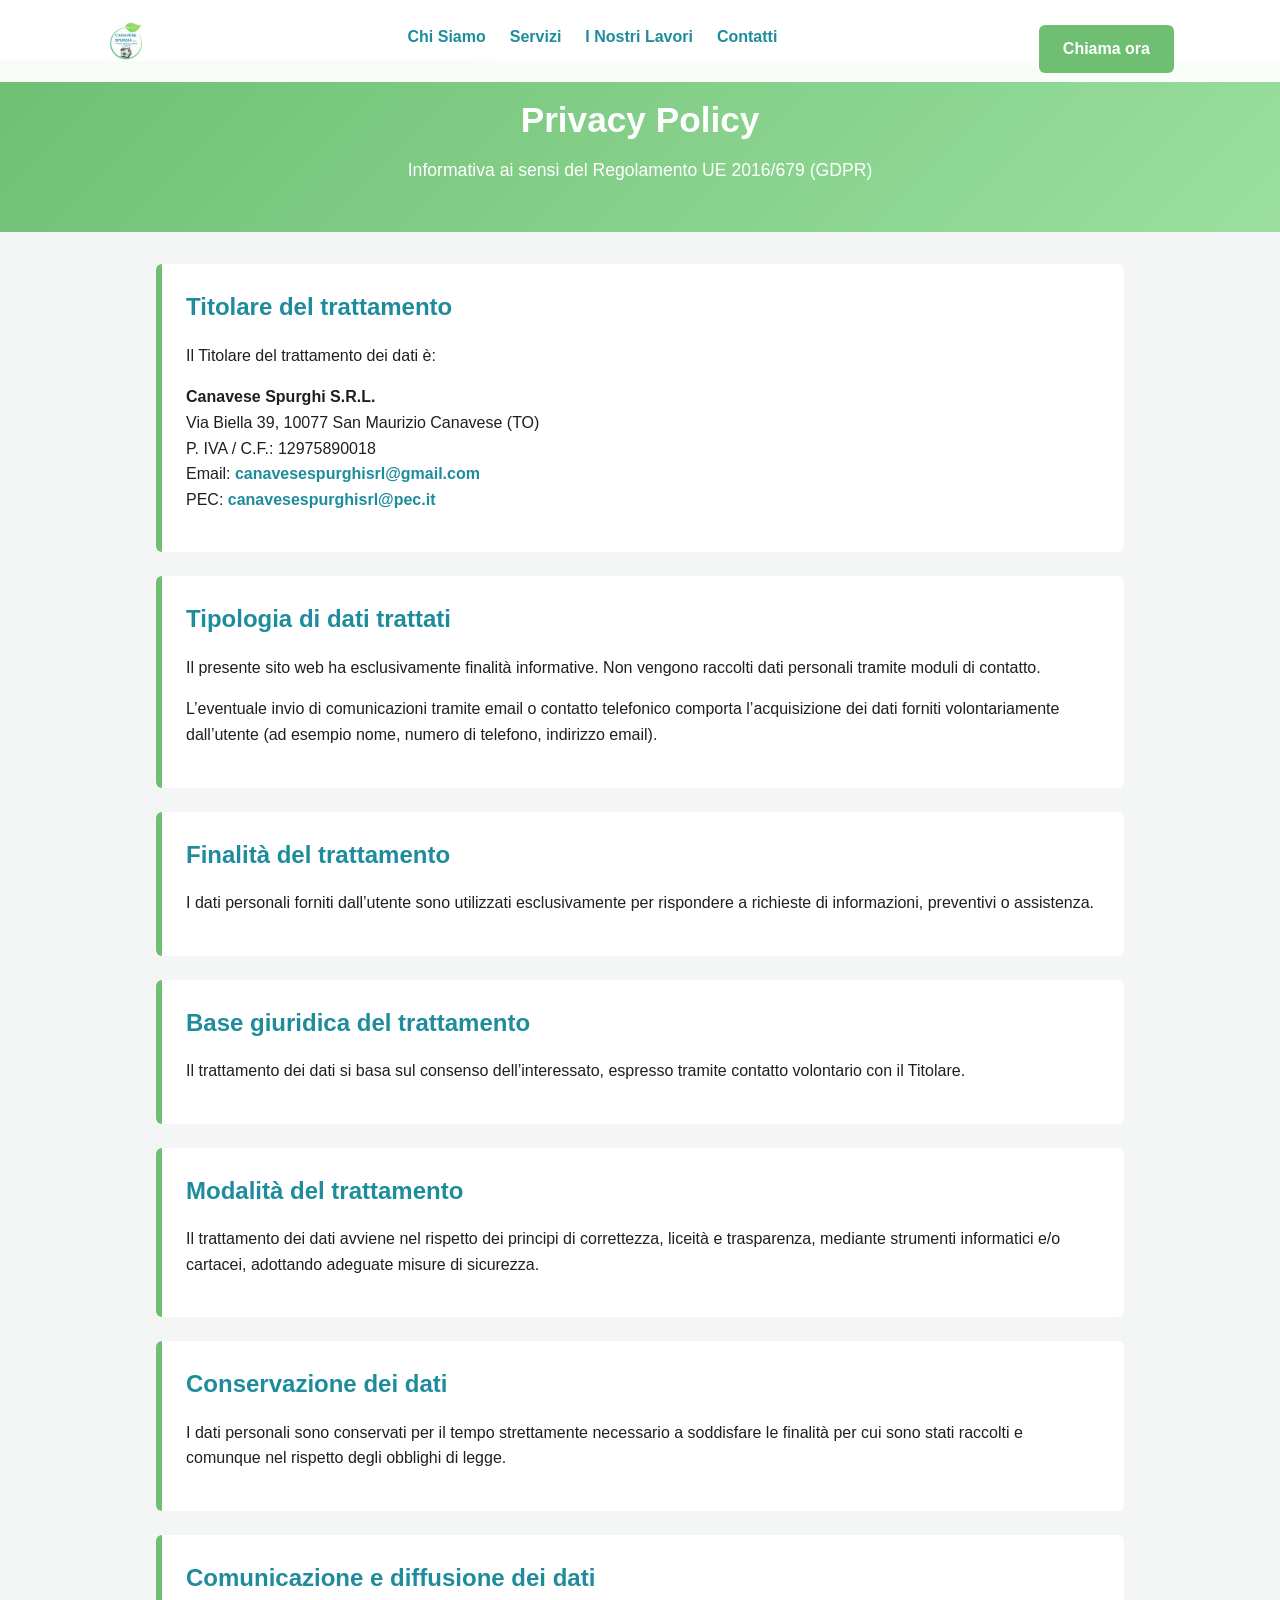
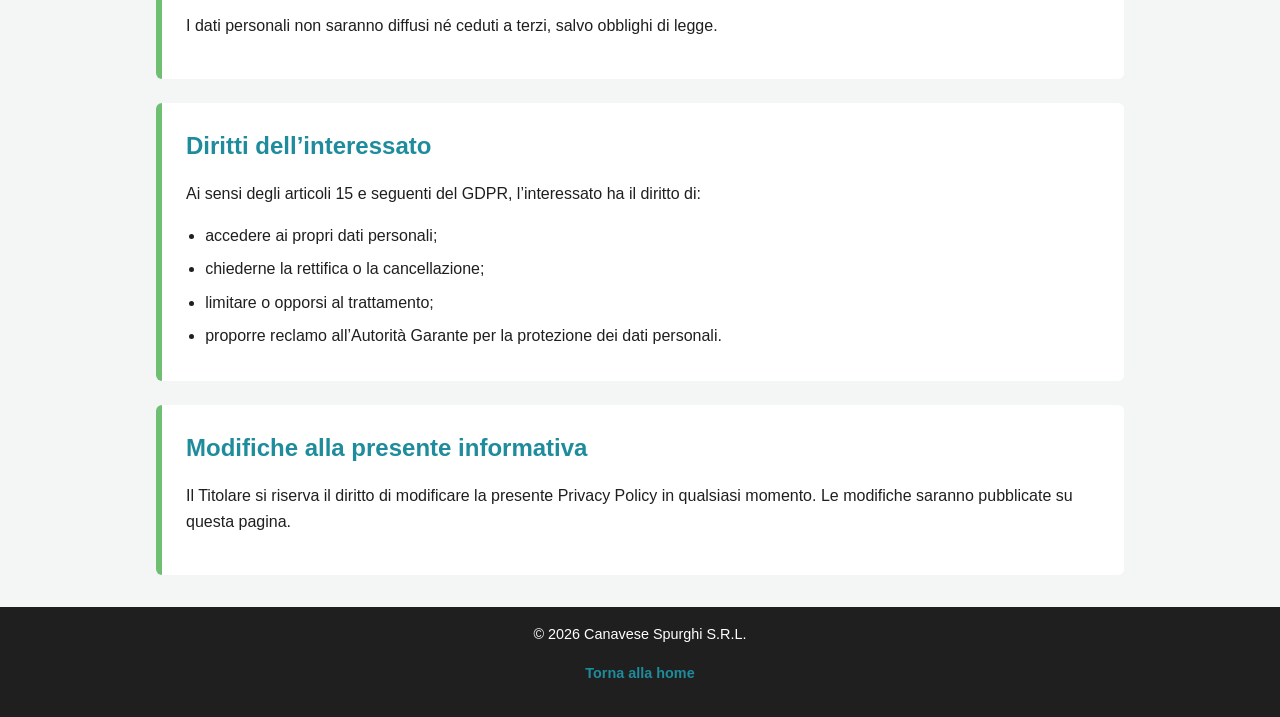
<file: privacy.html>
<!DOCTYPE html>
<html lang="it">
<head>
    <meta charset="UTF-8">
    <meta name="viewport" content="width=device-width, initial-scale=1.0">
    <meta name="description" content="Informativa sulla privacy di Canavese Spurghi S.R.L. ai sensi del Regolamento UE 2016/679 (GDPR).">
    <link rel="stylesheet" href="styles.css">
    <title>Privacy Policy – Canavese Spurghi S.R.L.</title>
</head>

<body>

    <nav class="navbar">
        <div class="nav-inner">
          <div class="nav-brand">
              <img src="images/logo/logo-canavese-spurghi.png"
                   alt="Canavese Spurghi S.R.L."
                   class="nav-logo">
          </div>

          <button class="hamburger" aria-label="Apri menu">
              ☰
          </button>

          <ul class="menu">
              <li><a href="index.html#chi-siamo">Chi Siamo</a></li>
              <li><a href="index.html#servizi">Servizi</a></li>
              <li><a href="index.html#lavori">I Nostri Lavori</a></li>
              <li><a href="index.html#contatti">Contatti</a></li>
          </ul>

          <a href="tel:3274759665" class="call-button">Chiama ora</a>

        </div>
    </nav>

    <header>
    <h1>Privacy Policy</h1>
    <p>Informativa ai sensi del Regolamento UE 2016/679 (GDPR)</p>
    </header>

<main>

    <section>
        <h2>Titolare del trattamento</h2>
        <p>
            Il Titolare del trattamento dei dati è:
        </p>
        <p>
            <strong>Canavese Spurghi S.R.L.</strong><br>
            Via Biella 39, 10077 San Maurizio Canavese (TO)<br>
            P. IVA / C.F.: 12975890018<br>
            Email: <a href="mailto:canavesespurghisrl@gmail.com">canavesespurghisrl@gmail.com</a><br>
            PEC: <a href="mailto:canavesespurghisrl@pec.it">canavesespurghisrl@pec.it</a>
        </p>
    </section>

    <section>
        <h2>Tipologia di dati trattati</h2>
        <p>
            Il presente sito web ha esclusivamente finalità informative.
            Non vengono raccolti dati personali tramite moduli di contatto.
        </p>
        <p>
            L’eventuale invio di comunicazioni tramite email o contatto telefonico
            comporta l’acquisizione dei dati forniti volontariamente dall’utente
            (ad esempio nome, numero di telefono, indirizzo email).
        </p>
    </section>

    <section>
        <h2>Finalità del trattamento</h2>
        <p>
            I dati personali forniti dall’utente sono utilizzati esclusivamente
            per rispondere a richieste di informazioni, preventivi o assistenza.
        </p>
    </section>

    <section>
        <h2>Base giuridica del trattamento</h2>
        <p>
            Il trattamento dei dati si basa sul consenso dell’interessato,
            espresso tramite contatto volontario con il Titolare.
        </p>
    </section>

    <section>
        <h2>Modalità del trattamento</h2>
        <p>
            Il trattamento dei dati avviene nel rispetto dei principi di correttezza,
            liceità e trasparenza, mediante strumenti informatici e/o cartacei,
            adottando adeguate misure di sicurezza.
        </p>
    </section>

    <section>
        <h2>Conservazione dei dati</h2>
        <p>
            I dati personali sono conservati per il tempo strettamente necessario
            a soddisfare le finalità per cui sono stati raccolti e comunque
            nel rispetto degli obblighi di legge.
        </p>
    </section>

    <section>
        <h2>Comunicazione e diffusione dei dati</h2>
        <p>
            I dati personali non saranno diffusi né ceduti a terzi,
            salvo obblighi di legge.
        </p>
    </section>

    <section>
        <h2>Diritti dell’interessato</h2>
        <p>
            Ai sensi degli articoli 15 e seguenti del GDPR, l’interessato ha il diritto di:
        </p>
        <ul>
            <li>accedere ai propri dati personali;</li>
            <li>chiederne la rettifica o la cancellazione;</li>
            <li>limitare o opporsi al trattamento;</li>
            <li>proporre reclamo all’Autorità Garante per la protezione dei dati personali.</li>
        </ul>
    </section>

    <section>
        <h2>Modifiche alla presente informativa</h2>
        <p>
            Il Titolare si riserva il diritto di modificare la presente Privacy Policy
            in qualsiasi momento. Le modifiche saranno pubblicate su questa pagina.
        </p>
    </section>

</main>

<footer>
    <p>&copy; 2026 Canavese Spurghi S.R.L.</p>
    <p><a href="index.html">Torna alla home</a></p>
</footer>
</footer>

<script src="script.js"></script>

</body>
</html>
</file>
<file: styles.css>
/* Reset */
* {
    margin: 0;
    padding: 0;
    box-sizing: border-box;
}

/* Brand colour variables */
:root {
    --green: #6fbf73;
    --green-light: #9adf9f;
    --teal: #1e8c9c;
    --dark: #1f1f1f;
    --grey-bg: #f4f6f5;
}
body {
    font-family: Arial, Helvetica, sans-serif;
    line-height: 1.6;
    color: var(--dark);
    background-color: var(--grey-bg);
    padding-top: 60px;
}

header {
    background: linear-gradient(135deg, var(--green), var(--green-light));
    color: #ffffff;
    padding: 2rem 1rem;
    text-align: center;
}

header h1 {
    font-size: 2.2rem;
    margin-bottom: 0.5rem;
}

header p {
    font-size: 1.1rem;
}

.site-header {
    background: linear-gradient(135deg, var(--green), var(--green-light));
    color: #ffffff;
    padding: 1.5rem 1rem 0;
}

.header-inner {
    max-width: 1100px;
    margin: 0 auto;
    text-align: center;
}

.site-header h1 {
    margin-top: 0.5rem;
    font-size: 2rem;
}

main {
    max-width: 1000px;
    margin: 2rem auto;
    padding: 0 1rem;
}

section {
    background-color: #ffffff;
    padding: 1.5rem;
    margin-bottom: 1.5rem;
    border-left: 6px solid var(--green);
    border-radius: 6px;
}

section h2 {
    color: var(--teal);
    margin-bottom: 1rem;
}

p {
    margin-bottom: 1rem;
}

ul {
    padding-left: 1.2rem;
}

li {
    margin-bottom: 0.5rem;
}

a {
    color: var(--teal);
    text-decoration: none;
    font-weight: bold;
}

a:hover {
    text-decoration: underline;
}

/* footer */

footer {
    background-color: var(--dark);
    color: #ffffff;
    text-align: center;
    padding: 1rem;
    font-size: 0.9rem;
}


.logo {
    max-width: 140px;
    margin-bottom: 1rem;
}

/* Navbar */

.navbar {
    position: fixed;
    top: 0;
    width: 100%;
    background-color: rgba(255,255,255,0.95);
    z-index: 1000;
    transition: background-color 0.3s ease;
}

.nav-inner {
    max-width: 1100px;
    margin: 0 auto;
    display: flex;
    align-items: center;
    justify-content: space-between;
    padding: 0.5rem 1rem;
}

.navbar.scrolled {
    background-color: rgba(255,255,255,0.85);
    backdrop-filter: blur(6px);
}

/* Navbar brand */
.nav-brand {
    display: flex;
    align-items: center;
}

.nav-logo {
    height: 40px;
    width: auto;
}

/* Call button */
.call-button {
    background-color: var(--green);
    color: #ffffff;
    padding: 0.5rem 1rem;
    border-radius: 30px;
    font-weight: bold;
    text-decoration: none;
    white-space: nowrap;
    transition: background-color 0.2s ease;
}

.call-button:hover {
    background-color: var(--green-light);
}

/* Menu */

.menu {
    list-style: none;
    display: flex;
    gap: 1.5rem;
    justify-content: center;
    padding: 1rem;
    margin: 0;
}

.menu a {
    color: var(--teal);
    font-weight: bold;
    text-decoration: none;
}

.menu a:hover {
    text-decoration: underline;
}

/* Blocked out test to see if better with or without */
/* .menu a.active {
    border-bottom: 2px solid var(--green);
} */


/* hamburger-button  */

.hamburger {
    display: none;
    font-size: 1.8rem;
    background: none;
    border: none;
    cursor: pointer;
}

/* Dropdown menu */

.dropdown {
    position: relative;
}

.dropdown-menu {
    display: none;
    position: absolute;
    top: 100%;
    left: 0;
    background-color: #ffffff;
    list-style: none;
    padding: 0.5rem 0;
    min-width: 200px;
    border: 1px solid #ddd;
    box-shadow: 0 4px 8px rgba(0,0,0,0.1);
}

.dropdown-menu li {
    padding: 0;
}

.dropdown-menu a {
    display: block;
    padding: 0.5rem 1rem;
    color: var(--teal);
}

.dropdown-menu a:hover {
    background-color: var(--green-light);
}

.dropdown:hover .dropdown-menu {
    display: block;
}

/* WhatsApp button */
.whatsapp-button {
    position: fixed;
    bottom: 20px;
    right: 20px;
    background-color: #25D366;
    color: #ffffff;
    padding: 14px 18px;
    border-radius: 50px;
    font-weight: bold;
    text-decoration: none;
    box-shadow: 0 4px 10px rgba(0,0,0,0.2);
    z-index: 1000;
}

.whatsapp-button:hover {
    background-color: #1ebe5d;
}

/* Servizi Layout */

.servizi-grid {
    display: grid;
    grid-template-columns: repeat(auto-fit, minmax(220px, 1fr));
    gap: 1rem;
}

.servizio {
    background-color: #ffffff;
    padding: 1rem;
    border-radius: 4px;
    box-shadow: 0 2px 6px rgba(0,0,0,0.1);
    text-align: center;
    transition: transform 0.2s, box-shadow 0.2s;
}

.servizio h3 {
    color: var(--teal);
    margin-bottom: 0.5rem;
}

/* Lavori photos */

.lavoro {
    margin-bottom: 2.5rem;
}

.lavoro h3 {
    margin-bottom: 1rem;
    color: var(--teal);
}

.gallery {
    display: grid;
    grid-template-columns: repeat(auto-fit, minmax(220px, 1fr));
    gap: 1rem;
}

.gallery figure {
    background-color: #ffffff;
    border-radius: 6px;
    overflow: hidden;
    text-align: center;
    box-shadow: 0 2px 6px rgba(0,0,0,0.1);
}

.gallery img {
    width: 450px;
    height: 400px;
    display: block;
}

.gallery figcaption {
    padding: 0.5rem;
    background-color: var(--green);
    color: #ffffff;
    font-weight: bold;
}

.gallery-placeholder {
    border: 2px dashed #ccc;
    padding: 3rem;
    text-align: center;
    color: #777;
    background-color: #fafafa;
}

html {
  scroll-behavior: smooth;
}

/* Mobile behaviour */

@media (max-width: 768px) {
    .hamburger {
        display: block;
    }

    .menu {
        display: none;
        flex-direction: column;
        position: absolute;
        top: 100%;
        right: 0;
        background-color: #ffffff;
        width: 100%;
        border-top: 1px solid #ddd;
    }

    .menu.show {
        display: flex;
    }

    .menu li {
        padding: 1rem;
        text-align: center;
    }

    .call-button {
        padding: 0.4rem 0.8rem;
        font-size: 0.9rem;
    }
}
/* HERO BANNER */

.hero-banner {
    width: 100%;
    height: 450px;
    overflow: hidden;
    position: relative;
}

.slider {
    position: relative;
    height: 100%;
}

.slide {
    position: absolute;
    width: 100%;
    height: 100%;
    opacity: 0;
    transition: opacity 1s ease-in-out;
}

.slide.active {
    opacity: 1;
}

.slide img {
    width: 100%;
    height: 100%;
    object-fit: cover;
}

.banner-first {
    object-position: center 71%;
}

.banner-second {
    object-position: center 74%;
}

.banner-third {
    object-position: center 58%;
}
/* Text overlay */

.slide-text {
    position: absolute;
    bottom: 40px;
    left: 50%;
    transform: translateX(-50%);
    background: rgba(0,0,0,0.5);
    color: white;
    padding: 1rem 2rem;
    border-radius: 6px;
    text-align: center;
}

.slide-text h2 {
    margin-bottom: 0.5rem;
}

/* Call button inside banner */

.call-button {
    display: inline-block;
    margin-top: 1rem;
    padding: 0.7rem 1.5rem;
    background-color: var(--green);
    color: white;
    font-weight: bold;
    border-radius: 6px;
    text-decoration: none;
    transition: background-color 0.3s, transform 0.2s;
}

.call-button:hover {
    background-color: var(--teal);
    transform: translateY(-2px);
}
</file>
